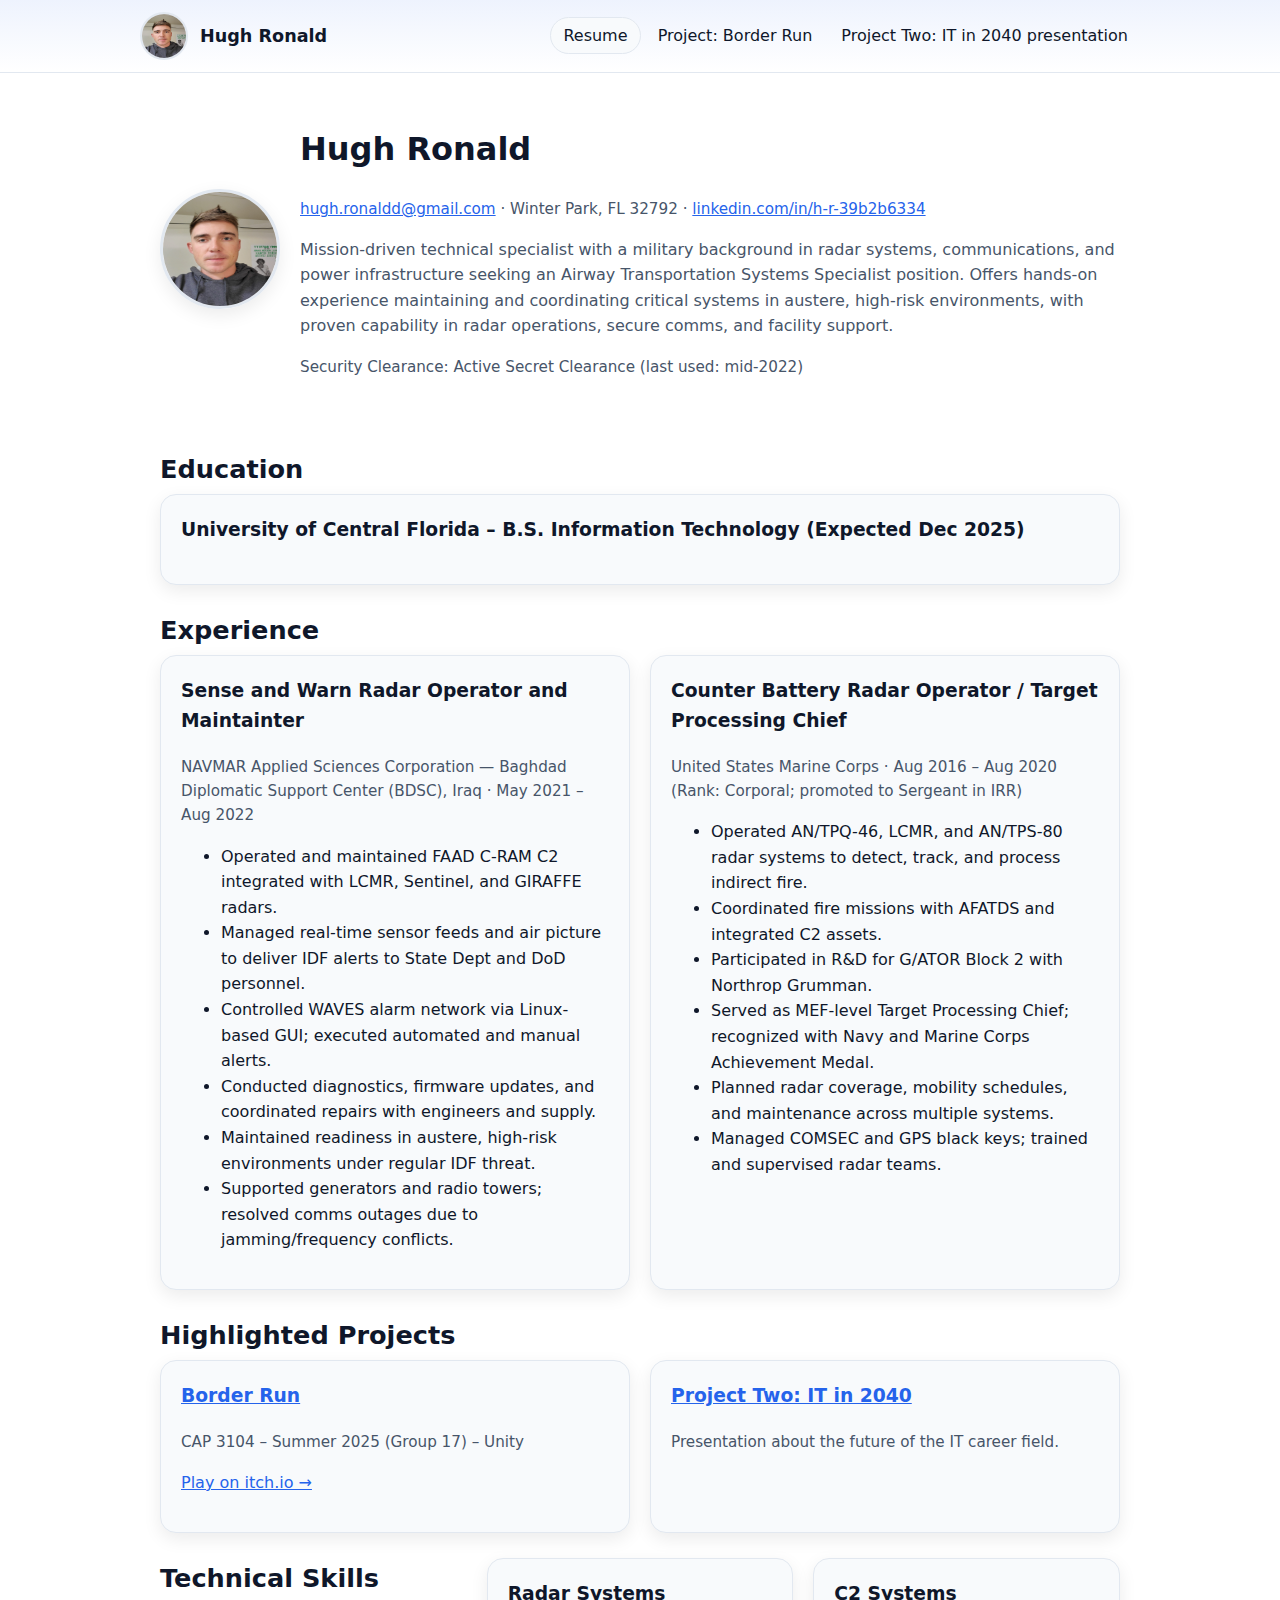
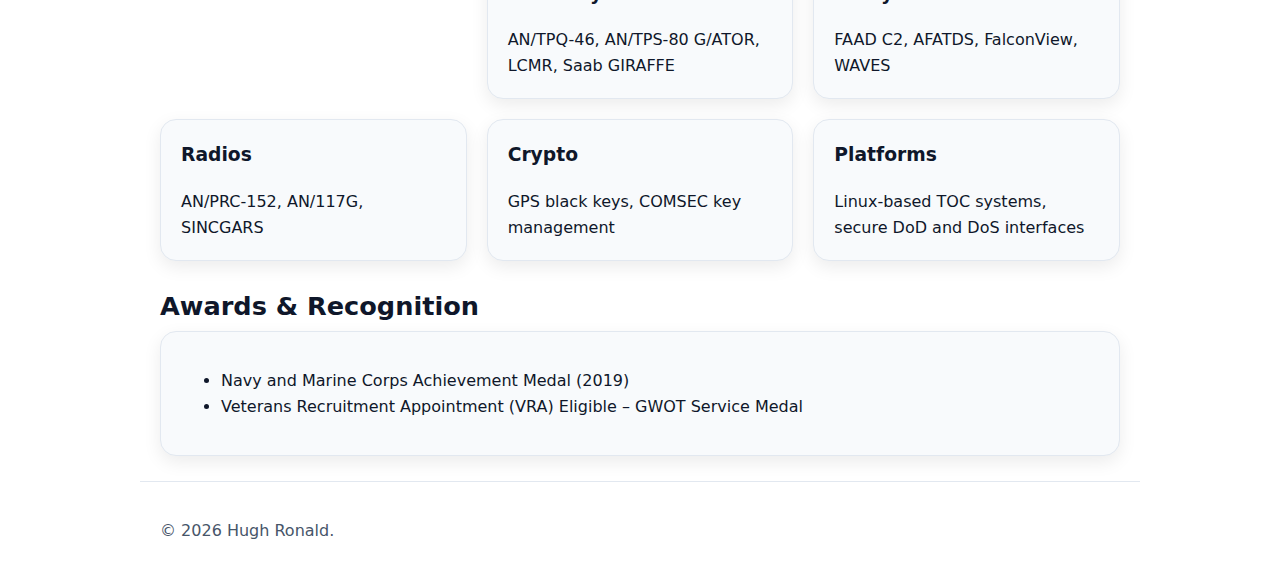
<file: index.html>
<!doctype html>
<html lang="en">
  <!-- ChatGPT generated code was used to help with ouline and syntax.  -->
  <head>
    <meta charset="utf-8" />
    <meta name="viewport" content="width=device-width, initial-scale=1" />
    <title>Hugh Ronald – Resume</title>
    <meta name="description" content="Resume for Hugh Ronald, hosted on GitHub Pages." />
    <link rel="stylesheet" href="styles.css" />
  </head>
  <body>
    <a href="#main" class="skip-link">Skip to main content</a>
    <header class="site-header" role="banner">
      <div class="inner container">
        <a class="site-title" href="index.html">
          <img src="images/headshot.jpg" alt="Headshot of Hugh Ronald" width="120" height="120" />
          <span>Hugh Ronald</span>
        </a>
        <nav aria-label="Primary">
          <a href="index.html" aria-current="page">Resume</a>
          <a href="project1.html">Project: Border Run</a>
          <a href="project2.html">Project Two: IT in 2040 presentation</a>
        </nav>
      </div>
    </header>
    <main id="main" class="container" role="main">
      <section class="hero" aria-label="Intro">
        <img src="images/headshot.jpg" alt="Headshot of Hugh Ronald" width="120" height="120" />
        <div>
          <h1>Hugh Ronald</h1>
          <p class="meta">
            <a href="mailto:hugh.ronaldd@gmail.com">hugh.ronaldd@gmail.com</a> · Winter Park, FL 32792 · 
            <a href="https://www.linkedin.com/in/h-r-39b2b6334" target="_blank" rel="noopener">linkedin.com/in/h-r-39b2b6334</a>
          </p>
          <p class="lead">Mission-driven technical specialist with a military background in radar systems, communications, and power infrastructure seeking an Airway Transportation Systems Specialist position. Offers hands-on experience maintaining and coordinating critical systems in austere, high-risk environments, with proven capability in radar operations, secure comms, and facility support.</p>
          <p class="meta">Security Clearance: Active Secret Clearance (last used: mid-2022)</p>
        </div>
      </section>
      <section aria-labelledby="education-heading">
        <h2 id="education-heading">Education</h2>
        <div class="card">
          <h3>University of Central Florida – B.S. Information Technology (Expected Dec 2025)</h3>
        </div>
      </section>
      <section aria-labelledby="experience-heading">
        <h2 id="experience-heading">Experience</h2>
        <div class="grid grid-cols-2">
          
    <article class="card">
      <h3>Sense and Warn Radar Operator and Maintainter</h3>
      <p class="meta">NAVMAR Applied Sciences Corporation — Baghdad Diplomatic Support Center (BDSC), Iraq · May 2021 – Aug 2022</p>
      <ul>
        <li>Operated and maintained FAAD C‑RAM C2 integrated with LCMR, Sentinel, and GIRAFFE radars.</li>
<li>Managed real-time sensor feeds and air picture to deliver IDF alerts to State Dept and DoD personnel.</li>
<li>Controlled WAVES alarm network via Linux-based GUI; executed automated and manual alerts.</li>
<li>Conducted diagnostics, firmware updates, and coordinated repairs with engineers and supply.</li>
<li>Maintained readiness in austere, high-risk environments under regular IDF threat.</li>
<li>Supported generators and radio towers; resolved comms outages due to jamming/frequency conflicts.</li>
      </ul>
    </article>
    
    <article class="card">
      <h3>Counter Battery Radar Operator / Target Processing Chief</h3>
      <p class="meta">United States Marine Corps · Aug 2016 – Aug 2020 (Rank: Corporal; promoted to Sergeant in IRR)</p>
      <ul>
        <li>Operated AN/TPQ-46, LCMR, and AN/TPS-80 radar systems to detect, track, and process indirect fire.</li>
<li>Coordinated fire missions with AFATDS and integrated C2 assets.</li>
<li>Participated in R&amp;D for G/ATOR Block 2 with Northrop Grumman.</li>
<li>Served as MEF-level Target Processing Chief; recognized with Navy and Marine Corps Achievement Medal.</li>
<li>Planned radar coverage, mobility schedules, and maintenance across multiple systems.</li>
<li>Managed COMSEC and GPS black keys; trained and supervised radar teams.</li>
      </ul>
    </article>
    
        </div>
      </section>
      <section aria-labelledby="projects-heading">
        <h2 id="projects-heading">Highlighted Projects</h2>
        <div class="grid grid-cols-2">
          <article class="card">
            <h3><a href="project1.html">Border Run</a></h3>
            <p class="meta">CAP 3104 – Summer 2025 (Group 17) – Unity</p>
            <p><a href="https://pancho0411.itch.io/cap3104-summer-2025-group-project" rel="noopener">Play on itch.io →</a></p>
          </article>
          <article class="card">
            <h3><a href="project2.html">Project Two: IT in 2040</a></h3>
            <p class="meta">Presentation about the future of the IT career field.</p>
          </article>
        </div>
      </section>
      <section class="grid grid-cols-3" aria-labelledby="skills-heading">
        <h2 id="skills-heading">Technical Skills</h2>
        
    <div class="card">
      <h3>Radar Systems</h3>
      <ul class="list-reset">
        <li>AN/TPQ-46, AN/TPS-80 G/ATOR, LCMR, Saab GIRAFFE</li>
      </ul>
    </div>
    
    <div class="card">
      <h3>C2 Systems</h3>
      <ul class="list-reset">
        <li>FAAD C2, AFATDS, FalconView, WAVES</li>
      </ul>
    </div>
    
    <div class="card">
      <h3>Radios</h3>
      <ul class="list-reset">
        <li>AN/PRC-152, AN/117G, SINCGARS</li>
      </ul>
    </div>
    
    <div class="card">
      <h3>Crypto</h3>
      <ul class="list-reset">
        <li>GPS black keys, COMSEC key management</li>
      </ul>
    </div>
    
    <div class="card">
      <h3>Platforms</h3>
      <ul class="list-reset">
        <li>Linux-based TOC systems, secure DoD and DoS interfaces</li>
      </ul>
    </div>
    
      </section>
      <section aria-labelledby="awards-heading">
        <h2 id="awards-heading">Awards & Recognition</h2>
        <div class="card">
          <ul>
            <li>Navy and Marine Corps Achievement Medal (2019)</li>
<li>Veterans Recruitment Appointment (VRA) Eligible – GWOT Service Medal</li>
          </ul>
        </div>
      </section>
    </main>
    <footer class="container" role="contentinfo">
      <p>© <span id="year"></span> Hugh Ronald.</p>
      <script>document.getElementById('year').textContent = new Date().getFullYear();</script>
    </footer>
  </body>
</html>
</file>
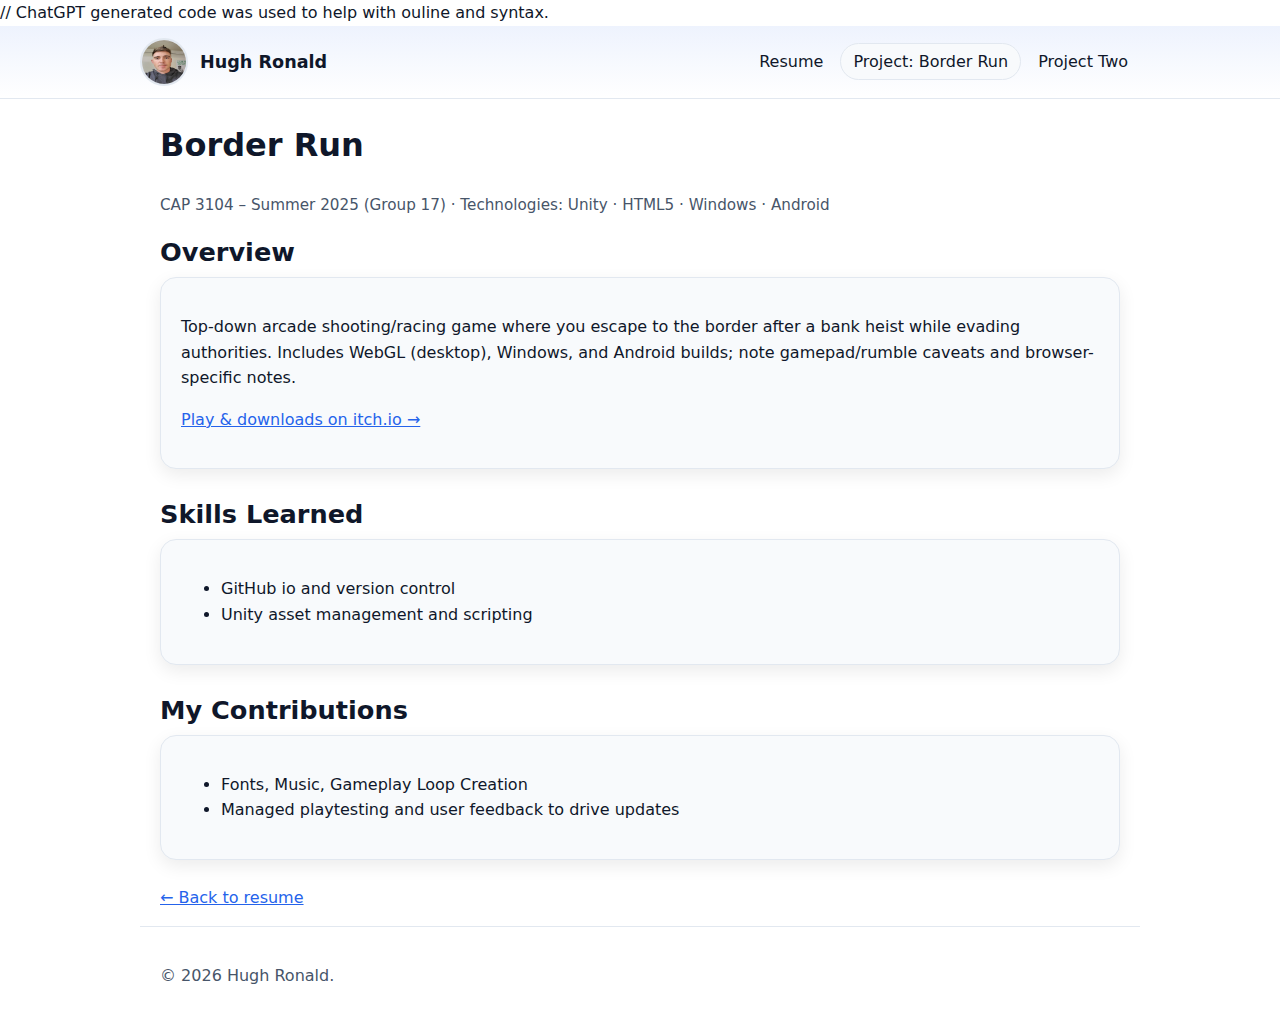
<file: project1.html>
<!doctype html>
<html lang="en">
  // ChatGPT generated code was used to help with ouline and syntax.
<head>
  <meta charset="utf-8" />
  <meta name="viewport" content="width=device-width, initial-scale=1" />
  <title>Border Run – Project</title>
  <meta name="description" content="Border Run project details (UCF CAP 3104, Summer 2025, Group 17)." />
  <link rel="stylesheet" href="styles.css" />
</head>
<body>
  <a href="#main" class="skip-link">Skip to main content</a>
  <header class="site-header" role="banner">
    <div class="inner container">
      <a class="site-title" href="index.html">
        <img src="images/headshot.jpg" alt="Headshot of Hugh Ronald" width="120" height="120" />
        <span>Hugh Ronald</span>
      </a>
      <nav aria-label="Primary">
        <a href="index.html">Resume</a>
        <a href="project1.html" aria-current="page">Project: Border Run</a>
        <a href="project2.html">Project Two</a>
      </nav>
    </div>
  </header>
  <main id="main" class="container" role="main">
    <article>
      <header>
        <h1>Border Run</h1>
        <p class="meta">CAP 3104 – Summer 2025 (Group 17) · Technologies: Unity · HTML5 · Windows · Android</p>
      </header>
      <section aria-labelledby="overview-heading">
        <h2 id="overview-heading">Overview</h2>
        <div class="card">
          <p>Top‑down arcade shooting/racing game where you escape to the border after a bank heist while evading authorities. Includes WebGL (desktop), Windows, and Android builds; note gamepad/rumble caveats and browser-specific notes.</p>
          <p><a href="https://pancho0411.itch.io/cap3104-summer-2025-group-project" rel="noopener">Play & downloads on itch.io →</a></p>
        </div>
      </section>
      <section aria-labelledby="skills-heading">
        <h2 id="skills-heading">Skills Learned</h2>
        <div class="card">
          <ul>
            <li>GitHub io and version control</li>
<li>Unity asset management and scripting</li>
          </ul>
        </div>
      </section>
      <section aria-labelledby="responsibilities-heading">
        <h2 id="responsibilities-heading">My Contributions</h2>
        <div class="card">
          <ul>
            <li>Fonts, Music, Gameplay Loop Creation</li>
            <li>Managed playtesting and user feedback to drive updates</li>
          </ul>
        </div>
      </section>
      <p><a href="index.html">← Back to resume</a></p>
    </article>
  </main>
  <footer class="container" role="contentinfo">
    <p>© <span id="year"></span> Hugh Ronald.</p>
    <script>document.getElementById('year').textContent = new Date().getFullYear();</script>
  </footer>
</body>
</html>
</file>
<file: styles.css>
:root{
  --bg: #ffffff; --fg: #0f172a; --muted:#475569; --accent:#2563eb; --accent2:#0ea5e9;
  --card:#f8fafc; --border:#e2e8f0; --radius:16px; --maxw:1000px; --space:clamp(.75rem,2vw,1.25rem);
  --shadow:0 6px 18px rgba(0,0,0,.08);
}
@media (prefers-color-scheme: dark){
  :root{--bg:#0b1020; --fg:#e5e7eb; --muted:#cbd5e1; --accent:#60a5fa; --accent2:#22d3ee; --card:#0f172a; --border:#1f2937;}
}
*{box-sizing:border-box} html{font-size:16px}
body{margin:0; font-family:system-ui, -apple-system, Segoe UI, Roboto, Helvetica, Arial; color:var(--fg); background:var(--bg); line-height:1.6}
a{color:var(--accent)} a:focus,[tabindex]:focus,button:focus{outline:3px solid var(--accent2); outline-offset:2px; border-radius:8px}
img{max-width:100%; height:auto}
.container{max-width:var(--maxw); margin:auto; padding-inline:var(--space)}
.skip-link{position:absolute;left:-9999px;width:1px;height:1px;overflow:hidden}
.skip-link:focus{position:static; width:auto;height:auto; padding:.5rem .75rem; background:var(--card); border:2px solid var(--accent); border-radius:8px}
header.site-header{border-bottom:1px solid var(--border); background:linear-gradient(180deg, rgba(37,99,235,.08), transparent)}
header .inner{display:flex; align-items:center; justify-content:space-between; gap:1rem; padding:.75rem 0}
.site-title{display:flex; align-items:center; gap:.75rem; text-decoration:none; color:var(--fg)}
.site-title img{width:48px; height:48px; border-radius:50%; border:2px solid var(--border)}
.site-title span{font-weight:700; font-size:1.1rem}
nav[aria-label="Primary"] a{padding:.5rem .75rem; border-radius:999px; text-decoration:none; color:var(--fg)}
nav[aria-label="Primary"] a[aria-current="page"]{background:var(--card); border:1px solid var(--border)}
.hero{display:grid; grid-template-columns:120px 1fr; gap:var(--space); align-items:center; padding: calc(var(--space)*1.5) 0}
.hero img{width:120px;height:120px;border-radius:50%; border:3px solid var(--border); box-shadow:var(--shadow)}
.grid{display:grid; gap:var(--space)}
@media (min-width:720px){ .grid-cols-2{grid-template-columns:1fr 1fr} .grid-cols-3{grid-template-columns:repeat(3,1fr)} }
.card{background:var(--card); border:1px solid var(--border); border-radius:var(--radius); padding:var(--space); box-shadow:var(--shadow)}
.card h3{margin-top:0}
section{margin-bottom:calc(var(--space)*1.25)} section h2{margin:0 0 .25rem 0; font-size:clamp(1.25rem,2.4vw,1.6rem)} section p.lead{color:var(--muted); margin-top:0}
.list-reset{list-style:none; padding:0; margin:0} .meta{color:var(--muted); font-size:.95rem}
footer{border-top:1px solid var(--border); padding:var(--space) 0; color:var(--muted)}
@media (max-width:679px){ .hero{grid-template-columns:80px 1fr} header .inner{flex-wrap:wrap} }
@media print{ nav,.skip-link{display:none!important} .card{box-shadow:none} a{color:black; text-decoration:underline} }
</file>
